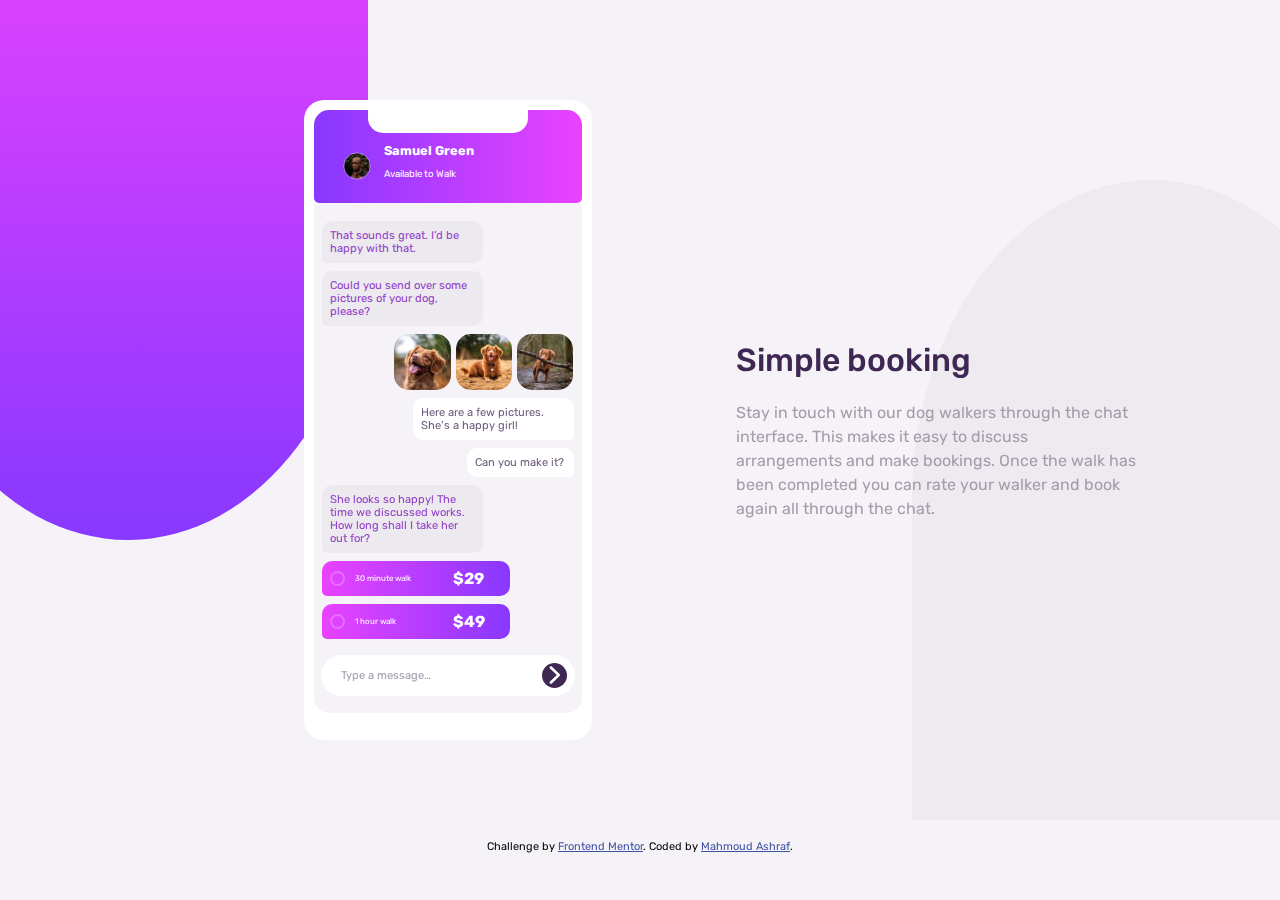
<file: chat-app-css-illustration-master/index.html>
<!DOCTYPE html>
<html lang="en">
<head>
  <meta charset="UTF-8">
  <meta name="viewport" content="width=device-width, initial-scale=1.0">

  <link rel="icon" type="image/png" sizes="32x32" href="./images/favicon-32x32.png">
  <link rel="stylesheet" href="style.css">
  <title>Frontend Mentor | [Challenge Name Here]</title>

  <style>
    .attribution { font-size: 11px; text-align: center; }
    .attribution a { color: hsl(228, 45%, 44%); }
  </style>
</head>
<body>

  <div class="background-1"></div>
  <div class="desktop">
    <div class="mobile">
      <div class="header">
        <div class="head"></div>


        <img src="images/avatar.jpg" alt="avatar">
        <div class="header-text">
          <h3>Samuel Green</h3>
          <p>Available to Walk</p>
        </div>

      </div>
      <div class="cover">
        <div class="text-1">That sounds great. I’d be happy with that.</div>
        <div class="text-1">Could you send over some pictures of your dog, please?</div>
        <div class="images">
          <img src="images/dog-image-1.jpg" alt="dog">
          <img src="images/dog-image-2.jpg" alt="dog">
          <img src="images/dog-image-3.jpg" alt="dog">
        </div>
        <div class="text-2">Here are a few pictures. She’s a happy girl!</div>
        <div class="text-2 min">Can you make it?</div>
        <div class="text-1">She looks so happy! The time we discussed works. How long shall I take her out for?</div>
        <div class="text-3"><div class="circle"></div>30 minute walk<span>$29</span></div>
        <div class="text-3"><div class="circle"></div>1 hour walk<span>$49</span></div>
        <div class="bottom">Type a message…<div class="btn"><img src="images/chevron-right-solid.svg" alt=""></div></div>  
      </div>
    </div>
    <div class="text">
      <h1>Simple booking</h1>
      <p>Stay in touch with our dog walkers through the chat interface. This makes it easy to discuss arrangements and make bookings. Once the walk has been completed you can rate your walker and book again all through the chat.</p>  
    </div>
  </div>
</div>
  <div class="background-2"></div>


  <div class="attribution">
    Challenge by <a href="https://www.frontendmentor.io?ref=challenge" target="_blank">Frontend Mentor</a>. 
    Coded by <a href="#">Mahmoud Ashraf</a>.
  </div>
</body>
</html>
</file>
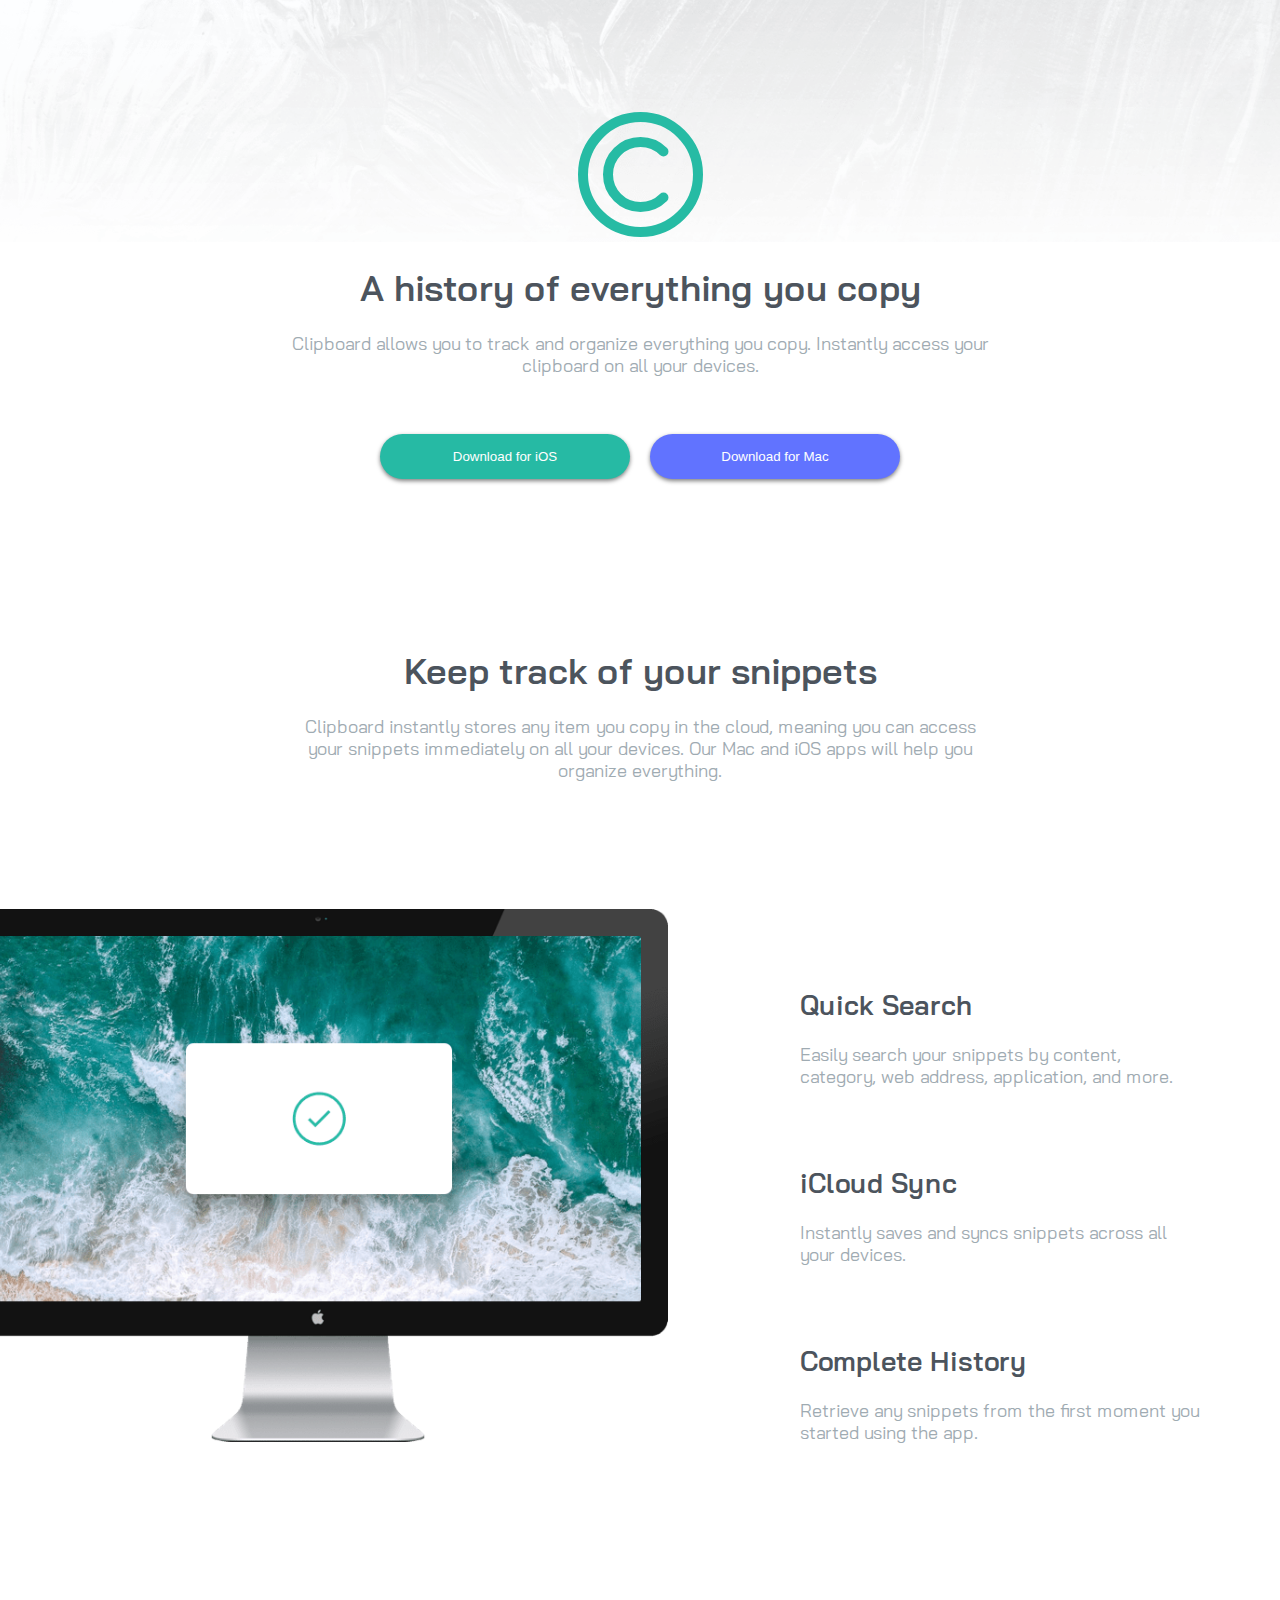
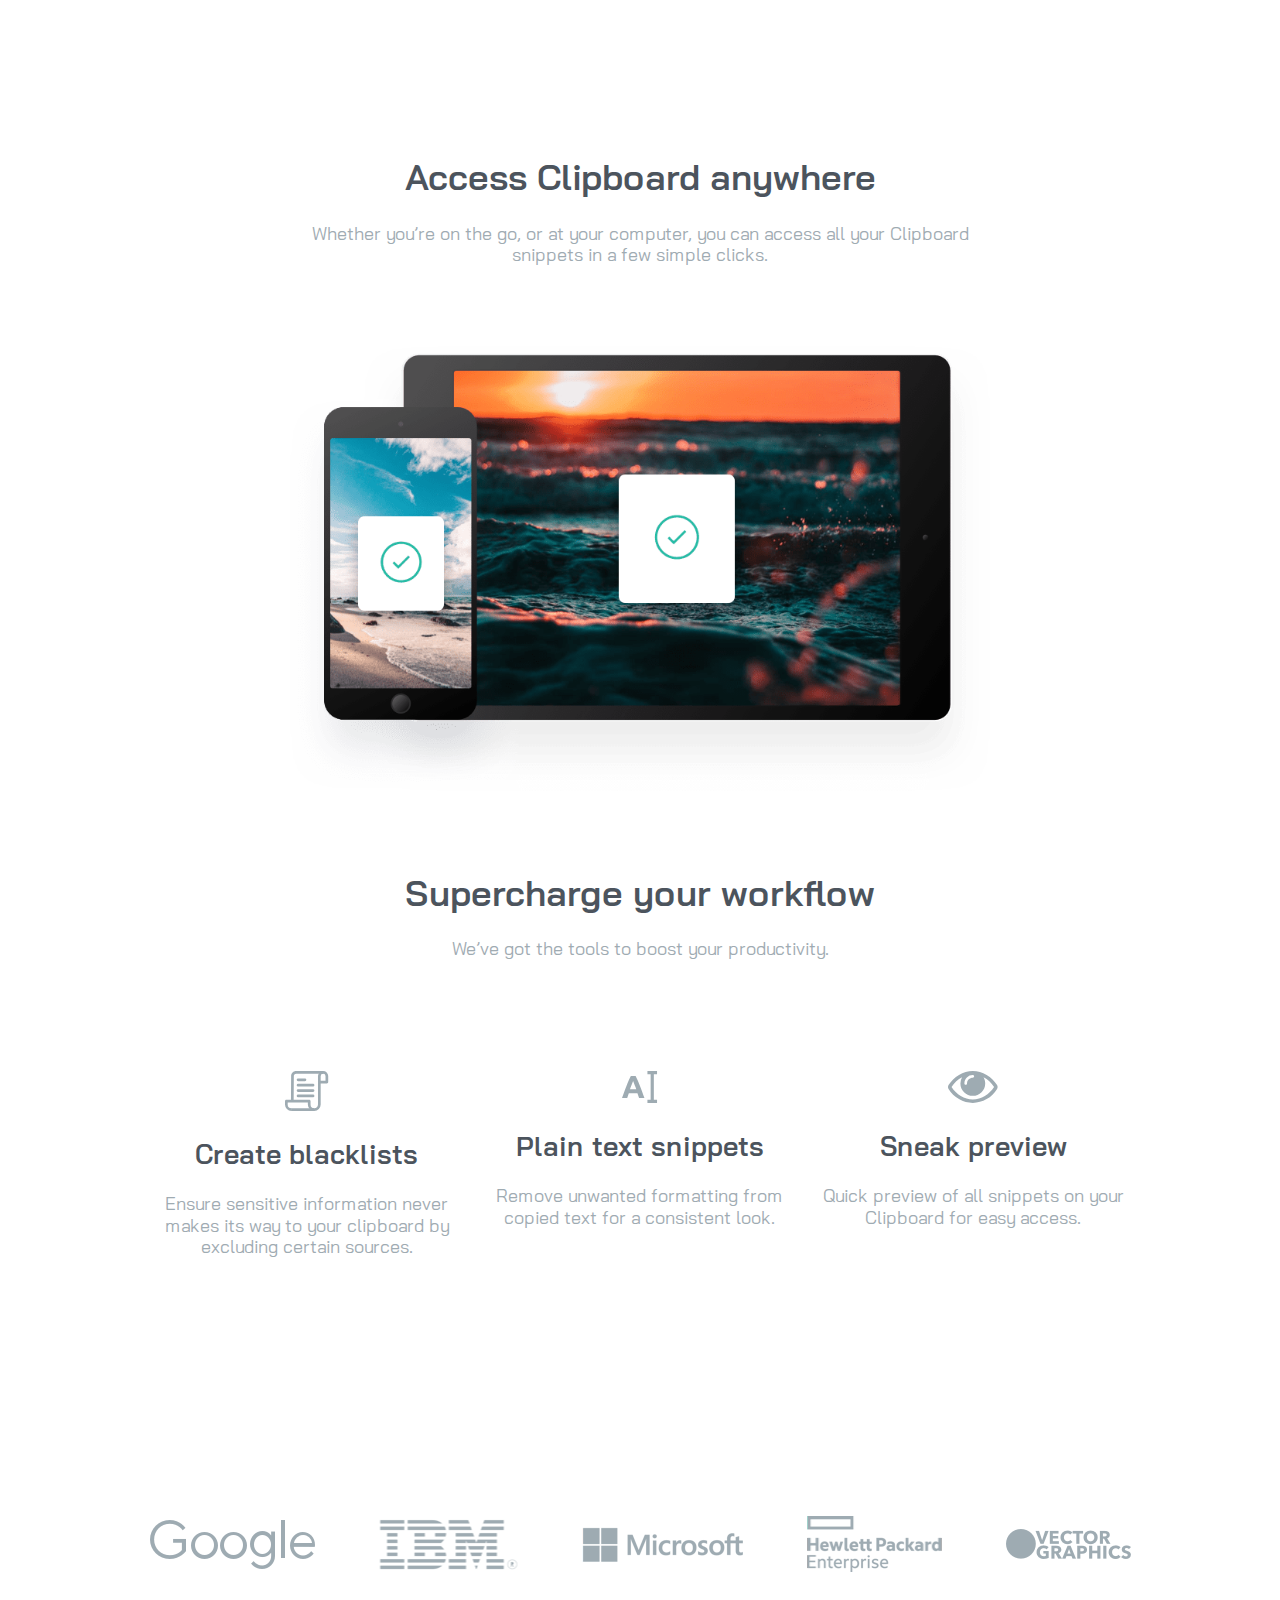
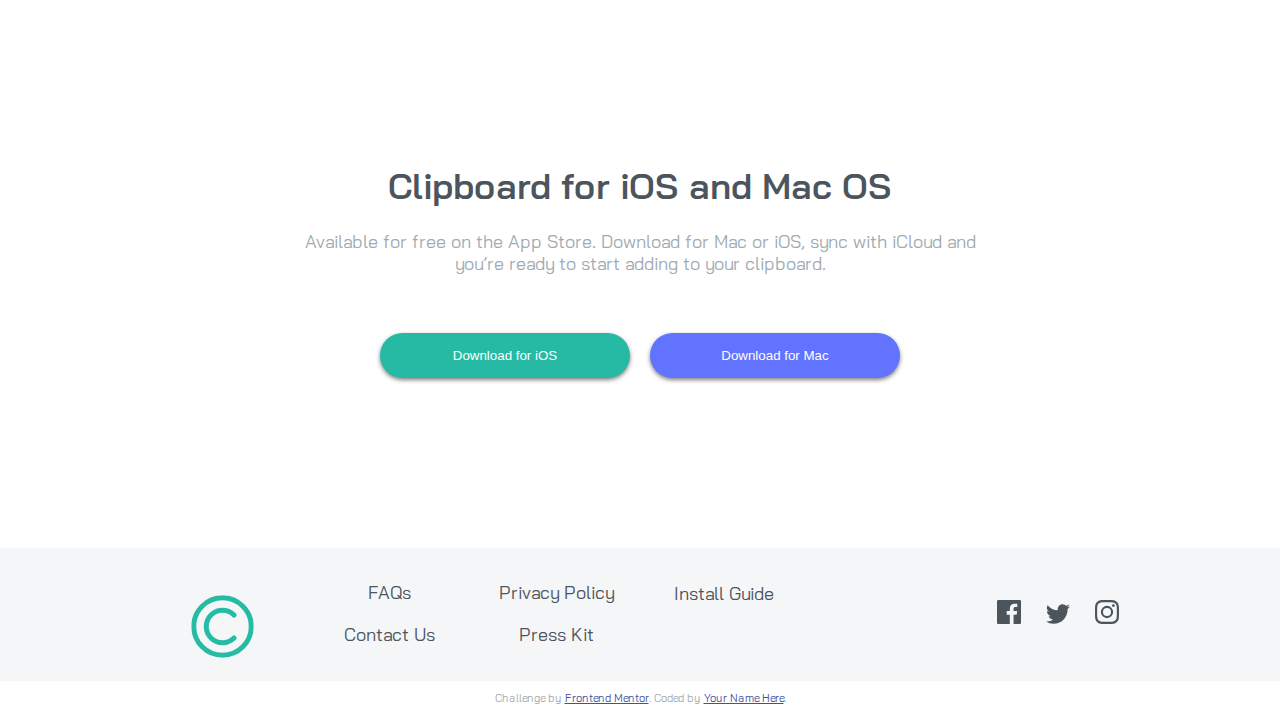
<file: clipboard-landing-page-master/index.html>
<!DOCTYPE html>
<html lang="en">
<head>
  <meta charset="UTF-8">
  <meta name="viewport" content="width=device-width, initial-scale=1.0"> 

  <link rel="icon" type="image/png" sizes="32x32" href="./images/favicon-32x32.png">
  <link rel="stylesheet" href="style.css">
  
  <title>Frontend Mentor | Clipboard landing page</title>


  <style>
    .attribution { font-size: 11px; text-align: center; }
    .attribution a { color: hsl(228, 45%, 44%); }
  </style>
</head>
<body>
  <div class="logo">
    <svg width="125" height="125" xmlns="http://www.w3.org/2000/svg"><g stroke="#26BBA4" stroke-width="10" fill="none" fill-rule="evenodd"><circle cx="62.5" cy="62.5" r="57.5"/><path d="M85.481 85.481c-12.692 12.692-33.27 12.692-45.962 0s-12.692-33.27 0-45.962 33.27-12.692 45.962 0" stroke-linecap="round"/></g></svg>
  </div>
  <div class="block">
    <h1>A history of everything you copy</h1>
    <p>Clipboard allows you to track and organize everything you copy. Instantly access your clipboard on all your devices.</p>
  </div>
  <div class="btn">
    <button class="ios">Download for iOS</button>
    <button class="mac">Download for Mac</button>
  </div>
  <div class="block">
    <h1>Keep track of your snippets</h1>
    <p>Clipboard instantly stores any item you copy in the cloud, meaning you can access your snippets immediately on all your devices. Our Mac and iOS apps will help you organize everything.</p>
  </div>
  <div class="desktop-block">
    <img src="images/image-computer.png" alt="image-computer">
    <div class="block">
      <div class="block">
        <h2>Quick Search</h2>
        <p>Easily search your snippets by content, category, web address, application, and more.</p>
      </div>
      <div class="block">
        <h2>iCloud Sync</h2>
        <p>Instantly saves and syncs snippets across all your devices.</p>
      </div>
      <div class="block block-end">
        <h2>Complete History</h2>
        <p>Retrieve any snippets from the first moment you started using the app.</p>
      </div>
    </div>
  </div>
  <div class="block">
    <h1>Access Clipboard anywhere</h1>
    <p>Whether you’re on the go, or at your computer, you can access all your Clipboard snippets in a few simple clicks.</p>
  </div>
  <img src="images/image-devices.png" alt="image-devices">
  <div class="block">
    <div class="block-2">
      <h1>Supercharge your workflow</h1>
      <p>We’ve got the tools to boost your productivity.</p>
    </div>
    <div class="desktop-block-2">
      <div class="block">
        <svg width="44" height="40" xmlns="http://www.w3.org/2000/svg"><g fill="#9EABB2" fill-rule="nonzero"><path d="M11.07 0C8.353 0 6.14 2.192 6.14 4.876l-.179 25.278 2.69.02.179-25.289c0-1.21 1.005-2.196 2.24-2.196h27.027V0H11.071z"/><path d="M38.097 0a5.115 5.115 0 00-5.11 5.11v28.37c0 2.052-1.668 3.72-3.72 3.72a3.725 3.725 0 01-3.72-3.72V30.21c0-.743-.601-1.345-1.344-1.345H1.345C.602 28.864 0 29.466 0 30.21v3.272a6.417 6.417 0 006.41 6.409V37.2a3.724 3.724 0 01-3.72-3.72v-1.927h20.168v1.928a6.417 6.417 0 006.41 6.409 6.417 6.417 0 006.409-6.41V12.46h6.185c.743 0 1.345-.602 1.345-1.345V5.11A5.115 5.115 0 0038.097 0zm2.42 9.77h-4.84V5.11a2.423 2.423 0 012.42-2.42 2.423 2.423 0 012.42 2.42v4.66z"/><path d="M6.14 37.201h22.813v2.689H6.14zM19.99 7.485h-6.947a1.345 1.345 0 100 2.69h6.947a1.345 1.345 0 100-2.69zM28.057 12.863H13.043a1.345 1.345 0 100 2.69h15.014a1.345 1.345 0 100-2.69zM28.057 18.242H13.043a1.345 1.345 0 100 2.69h15.014a1.344 1.344 0 100-2.69zM28.057 23.62H13.043a1.345 1.345 0 100 2.69h15.014a1.345 1.345 0 100-2.69z"/></g></svg>
        <h2>Create blacklists</h2>
        <p>Ensure sensitive information never makes its way to your clipboard by excluding certain sources.</p>
      </div>
      <div class="block">
        <svg width="36" height="32" xmlns="http://www.w3.org/2000/svg"><path d="M17.872 14.736a235.39 235.39 0 012.192 5.744c.746 2.027 1.536 4.24 2.368 6.64h-5.344a44.4 44.4 0 00-.784-2.368c-.288-.81-.57-1.632-.848-2.432h-8.64c-.278.8-.56 1.621-.848 2.432a44.4 44.4 0 00-.784 2.368H0a371.54 371.54 0 012.368-6.644 233.104 233.104 0 012.192-5.748 206.71 206.71 0 012.112-5.112c.693-1.61 1.413-3.136 2.16-4.736H13.6c.725 1.6 1.44 3.125 2.144 4.736.704 1.61 1.413 3.328 2.128 5.12zM7.968 18.32h6.303c-.34-.96-.671-1.878-.991-2.752a94.407 94.407 0 00-.912-2.4c-.288-.725-.539-1.365-.752-1.92-.214-.555-.384-.992-.512-1.313-.107.32-.267.758-.48 1.313a1241.872 1241.872 0 00-1.648 4.32c-.331.874-.667 1.792-1.008 2.752zM35.04 3.2h-3.2v25.6h3.2V32h-9.6v-3.2h3.2V3.2h-3.2V0h9.6v3.2z" fill="#9EABB2" fill-rule="nonzero"/></svg>
        <h2>Plain text snippets</h2>
        <p>Remove unwanted formatting from copied text for a consistent look.</p>
      </div>
      <div class="block">
        <svg width="50" height="32" xmlns="http://www.w3.org/2000/svg"><path d="M49.059 14.072c-2.585-4.227-6.06-7.623-10.424-10.188C34.27 1.318 29.66.035 24.806.035c-4.854 0-9.464 1.283-13.829 3.849C6.612 6.449 3.137 9.845.554 14.072c-.37.646-.554 1.283-.554 1.91 0 .628.185 1.265.554 1.91 2.583 4.227 6.058 7.624 10.423 10.189 4.365 2.565 8.975 3.847 13.83 3.847 4.853 0 9.463-1.277 13.828-3.833 4.365-2.557 7.84-5.957 10.424-10.202.369-.646.553-1.283.553-1.91 0-.628-.184-1.265-.553-1.911zM18.867 6.5c1.652-1.652 3.631-2.478 5.939-2.478.369 0 .683.13.941.388.258.258.388.572.388.941 0 .37-.13.683-.387.941a1.28 1.28 0 01-.942.388c-1.587 0-2.944.563-4.07 1.689-1.126 1.126-1.688 2.482-1.688 4.07 0 .369-.13.683-.388.941a1.28 1.28 0 01-.941.388c-.37 0-.683-.13-.942-.388a1.282 1.282 0 01-.388-.942c0-2.306.827-4.286 2.478-5.938zm17.969 18.522c-3.701 2.242-7.71 3.364-12.03 3.364-4.319 0-8.329-1.121-12.03-3.364-3.7-2.243-6.777-5.256-9.232-9.04 2.805-4.356 6.321-7.614 10.548-9.773a12.099 12.099 0 00-1.689 6.23c0 3.414 1.214 6.334 3.64 8.762 2.428 2.427 5.349 3.64 8.763 3.64 3.415 0 6.335-1.213 8.762-3.64 2.428-2.427 3.641-5.348 3.641-8.763 0-2.233-.563-4.31-1.689-6.229 4.227 2.16 7.743 5.418 10.548 9.773-2.454 3.784-5.532 6.797-9.232 9.04z" fill="#9EABB2" fill-rule="nonzero"/></svg>
        <h2>Sneak preview</h2>
        <p>Quick preview of all snippets on your Clipboard for easy access.</p>
      </div>
    </div>  
  </div>
  <div class="block images">
    <img src="images/logo-google.png" alt="logo-google">
    <img src="images/logo-ibm.png" alt="logo-ibm">
    <img src="images/logo-microsoft.png" alt="logo-microsoft">
    <img src="images/logo-hp.png" alt="logo-hp">
    <img src="images/logo-vector-graphics.png" alt="logo-vector-graphics">
  </div>
  <div class="block">
    <h1>Clipboard for iOS and Mac OS</h1>
    <p>Available for free on the App Store. Download for Mac or iOS, sync with iCloud and you’re ready to start adding to your clipboard.</p>
  </div>
  <div class="btn">
    <button class="ios">Download for iOS</button>
    <button class="mac">Download for Mac</button>
  </div>
  <div class="footer">
    <div class="col">
      <svg width="125" height="125" xmlns="http://www.w3.org/2000/svg"><g stroke="#26BBA4" stroke-width="10" fill="none" fill-rule="evenodd"><circle cx="62.5" cy="62.5" r="57.5"/><path d="M85.481 85.481c-12.692 12.692-33.27 12.692-45.962 0s-12.692-33.27 0-45.962 33.27-12.692 45.962 0" stroke-linecap="round"/></g></svg>
    </div>
    <div class="col">
      <a href="#">FAQs</a>
      <a href="#">Contact Us</a>
    </div>
    <div class="col">
      <a href="#">Privacy Policy</a>
      <a href="#">Press Kit</a>
    </div>
    <div class="col solo">
      <a href="#">Install Guide</a>
    </div>
    <div class="col"></div>
    <div class="col">
      <div class="media">
        <a href="#"><svg width="24" height="24" xmlns="http://www.w3.org/2000/svg"><path d="M22.675 0H1.325C.593 0 0 .593 0 1.325v21.351C0 23.407.593 24 1.325 24H12.82v-9.294H9.692v-3.622h3.128V8.413c0-3.1 1.893-4.788 4.659-4.788 1.325 0 2.463.099 2.795.143v3.24l-1.918.001c-1.504 0-1.795.715-1.795 1.763v2.313h3.587l-.467 3.622h-3.12V24h6.116c.73 0 1.323-.593 1.323-1.325V1.325C24 .593 23.407 0 22.675 0z" fill="#4C545C" fill-rule="nonzero"/></svg></a>
        <a href="#"><svg width="24" height="20" xmlns="http://www.w3.org/2000/svg"><path d="M24 2.557a9.83 9.83 0 01-2.828.775A4.932 4.932 0 0023.337.608a9.864 9.864 0 01-3.127 1.195A4.916 4.916 0 0016.616.248c-3.179 0-5.515 2.966-4.797 6.045A13.978 13.978 0 011.671 1.149a4.93 4.93 0 001.523 6.574 4.903 4.903 0 01-2.229-.616c-.054 2.281 1.581 4.415 3.949 4.89a4.935 4.935 0 01-2.224.084 4.928 4.928 0 004.6 3.419A9.9 9.9 0 010 17.54a13.94 13.94 0 007.548 2.212c9.142 0 14.307-7.721 13.995-14.646A10.025 10.025 0 0024 2.557z" fill="#4C545C" fill-rule="nonzero"/></svg></a>
        <a href="#"><svg width="24" height="24" xmlns="http://www.w3.org/2000/svg"><path d="M12 2.163c3.204 0 3.584.012 4.85.07 3.252.148 4.771 1.691 4.919 4.919.058 1.265.069 1.645.069 4.849 0 3.205-.012 3.584-.069 4.849-.149 3.225-1.664 4.771-4.919 4.919-1.266.058-1.644.07-4.85.07-3.204 0-3.584-.012-4.849-.07-3.26-.149-4.771-1.699-4.919-4.92-.058-1.265-.07-1.644-.07-4.849 0-3.204.013-3.583.07-4.849.149-3.227 1.664-4.771 4.919-4.919 1.266-.057 1.645-.069 4.849-.069zM12 0C8.741 0 8.333.014 7.053.072 2.695.272.273 2.69.073 7.052.014 8.333 0 8.741 0 12c0 3.259.014 3.668.072 4.948.2 4.358 2.618 6.78 6.98 6.98C8.333 23.986 8.741 24 12 24c3.259 0 3.668-.014 4.948-.072 4.354-.2 6.782-2.618 6.979-6.98.059-1.28.073-1.689.073-4.948 0-3.259-.014-3.667-.072-4.947-.196-4.354-2.617-6.78-6.979-6.98C15.668.014 15.259 0 12 0zm0 5.838a6.162 6.162 0 100 12.324 6.162 6.162 0 000-12.324zM12 16a4 4 0 110-8 4 4 0 010 8zm6.406-11.845a1.44 1.44 0 100 2.881 1.44 1.44 0 000-2.881z" fill="#4C545C" fill-rule="nonzero"/></svg></a>
      </div>
    </div>
  </div>


  <footer>
    <p class="attribution">
      Challenge by <a href="https://www.frontendmentor.io?ref=challenge" target="_blank">Frontend Mentor</a>. 
      Coded by <a href="#">Your Name Here</a>.
    </p>
  </footer>

</body>
</html>
</file>
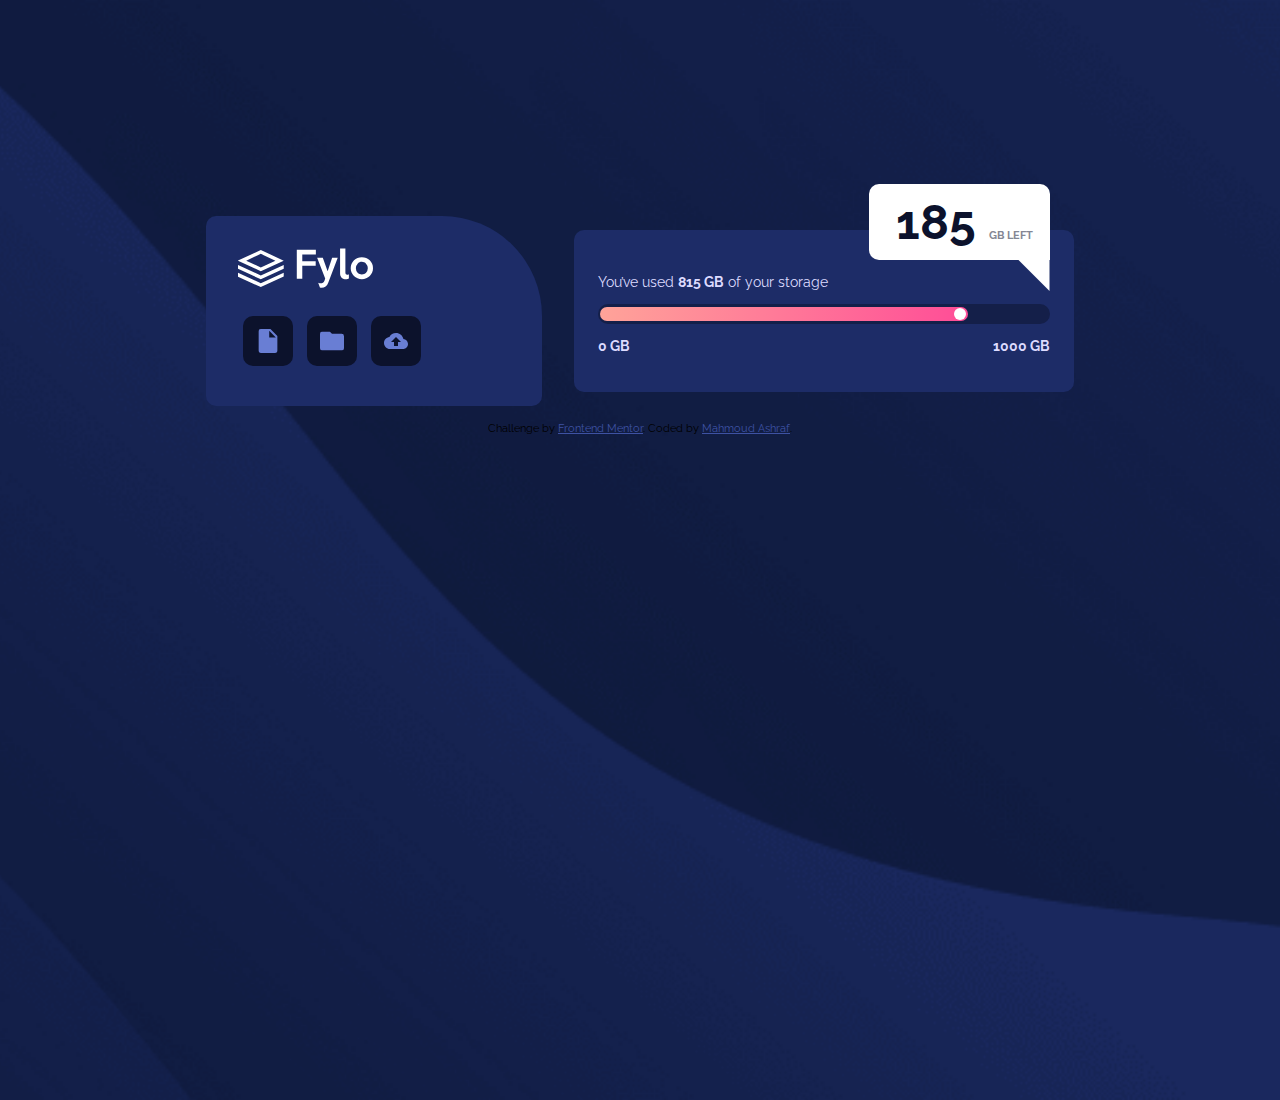
<file: fylo-data-storage-component-master/index.html>
<!DOCTYPE html>
<html lang="en">
<head>
  <meta charset="UTF-8">
  <meta name="viewport" content="width=device-width, initial-scale=1.0"> 

  <link rel="icon" type="image/png" sizes="32x32" href="./images/favicon-32x32.png">
  <link rel="stylesheet" href="style.css">
  <title>Frontend Mentor | Fylo data storage component</title>


  <style>
    .attribution { font-size: 11px; text-align: center; }
    .attribution a { color: hsl(228, 45%, 44%); }
  </style>
</head>
<body>
  <div class="main">
    <section class="first">
      <svg xmlns="http://www.w3.org/2000/svg" width="135" height="40"><path fill="#FFF" fill-rule="evenodd" d="M0 12.593v.1L22.823 23.28l22.903-10.624v-.027L22.823 2.006 0 12.593zm8.228.05l14.595-6.77 14.597 6.77-14.597 6.77-14.595-6.77zm14.595 14.75L0 16.962v3.857l22.823 10.453 22.903-10.488v-3.858L22.823 27.392zm0 7.822L0 24.785v3.858l22.823 10.454 22.903-10.49V24.75L22.823 35.215zM129.796 20.17a6.604 6.604 0 00-1.752-4.533 5.888 5.888 0 00-1.897-1.36 5.554 5.554 0 00-2.313-.49c-.819 0-1.59.164-2.313.49a5.886 5.886 0 00-1.897 1.36 6.605 6.605 0 00-1.753 4.533 6.604 6.604 0 001.753 4.533 5.886 5.886 0 001.897 1.36c.723.326 1.494.49 2.313.49.82 0 1.59-.164 2.313-.49a5.888 5.888 0 001.897-1.36 6.603 6.603 0 001.753-4.533zm5.204 0c0 1.571-.29 3.028-.867 4.37a10.654 10.654 0 01-2.385 3.48 11.348 11.348 0 01-3.56 2.322 11.19 11.19 0 01-4.354.852c-1.542 0-2.987-.284-4.336-.852a11.241 11.241 0 01-3.541-2.34 10.86 10.86 0 01-2.385-3.499c-.578-1.341-.868-2.786-.868-4.333 0-1.523.296-2.956.886-4.297a11.322 11.322 0 012.403-3.518 11.087 11.087 0 013.541-2.357 10.966 10.966 0 014.3-.852c1.542 0 2.993.284 4.354.852a11.347 11.347 0 013.56 2.321 10.605 10.605 0 012.385 3.5c.578 1.353.867 2.804.867 4.35zM110.898 30.54c-.41.193-.874.35-1.392.471a7.05 7.05 0 01-1.608.182c-.77 0-1.511-.103-2.222-.308a4.864 4.864 0 01-1.86-.998c-.53-.459-.952-1.057-1.266-1.795-.313-.737-.47-1.625-.47-2.665V.552h5.313v23.97c0 .87.174 1.468.523 1.794.35.327.765.49 1.247.49.602 0 1.18-.181 1.735-.544v4.28zM99.732 9.654l-9.395 24.912c-.699 1.862-1.614 3.203-2.747 4.025-1.132.822-2.481 1.233-4.047 1.233a6.426 6.426 0 01-1.626-.217l-1.734-4.86c.409.194.83.345 1.264.454.434.109.843.163 1.229.163.819 0 1.566-.187 2.24-.562.675-.375 1.193-1.07 1.554-2.085l.723-2.103-8.058-20.96h5.673l4.806 13.49 4.517-13.49h5.6zM77.87 6.499H64.283v6.745h13.406v4.569H64.283V30.65H58.79V1.676h19.08v4.823z"/></svg>
      <div class="icons">
        <svg xmlns="http://www.w3.org/2000/svg" width="50" height="50" class="one"><path fill="#697ED4" d="M12.028 0H2.436A2.387 2.387 0 00.049 2.398L.037 21.583a2.387 2.387 0 002.387 2.398h14.4a2.397 2.397 0 002.398-2.398V7.194L12.028 0zM10.83 8.393V1.8l6.595 6.594h-6.595z"/></svg>
        <svg xmlns="http://www.w3.org/2000/svg" width="50" height="50" class="two"><path fill="#697ED4" d="M21.6 2.4H12L9.6 0H2.4A2.39 2.39 0 00.012 2.4L0 16.8a2.4 2.4 0 002.4 2.4h19.2a2.4 2.4 0 002.4-2.4v-12a2.4 2.4 0 00-2.4-2.4z"/></svg>
        <svg xmlns="http://www.w3.org/2000/svg" width="50" height="50" class="three"><path fill="#697ED4" d="M19.4 6c-.7-3.4-3.7-6-7.4-6-2.9 0-5.4 1.6-6.6 4C2.3 4.4 0 6.9 0 10c0 3.3 2.7 6 6 6h13c2.8 0 5-2.2 5-5 0-2.6-2.1-4.8-4.6-5zM14 9v4h-4V9H7l5-5 5 5h-3z"/></svg>  
      </div>
    </section>
    <section class="second">
      <div class="block desktop"><span>185</span> GB LEFT</div>
      <p>You’ve used <span>815 GB</span> of your storage</p>
      <div class="polygon desktop"></div>
      <div>
        <div class="container">
          <div class="bar">
            <div class="circle"></div>
          </div>
        </div>
        <div class="row">
          <p><span>0 GB</span></p>
          <p><span>1000 GB</span></p>
        </div>
      </div>

      
    </section>
    
    <div class="block mobile"><span>185</span> GB LEFT</div>
  </div>
  <div class="attribution">
    Challenge by <a href="https://www.frontendmentor.io?ref=challenge" target="_blank">Frontend Mentor</a>. 
    Coded by <a href="#">Mahmoud Ashraf</a>.
  </div>
</body>
</html>
</file>
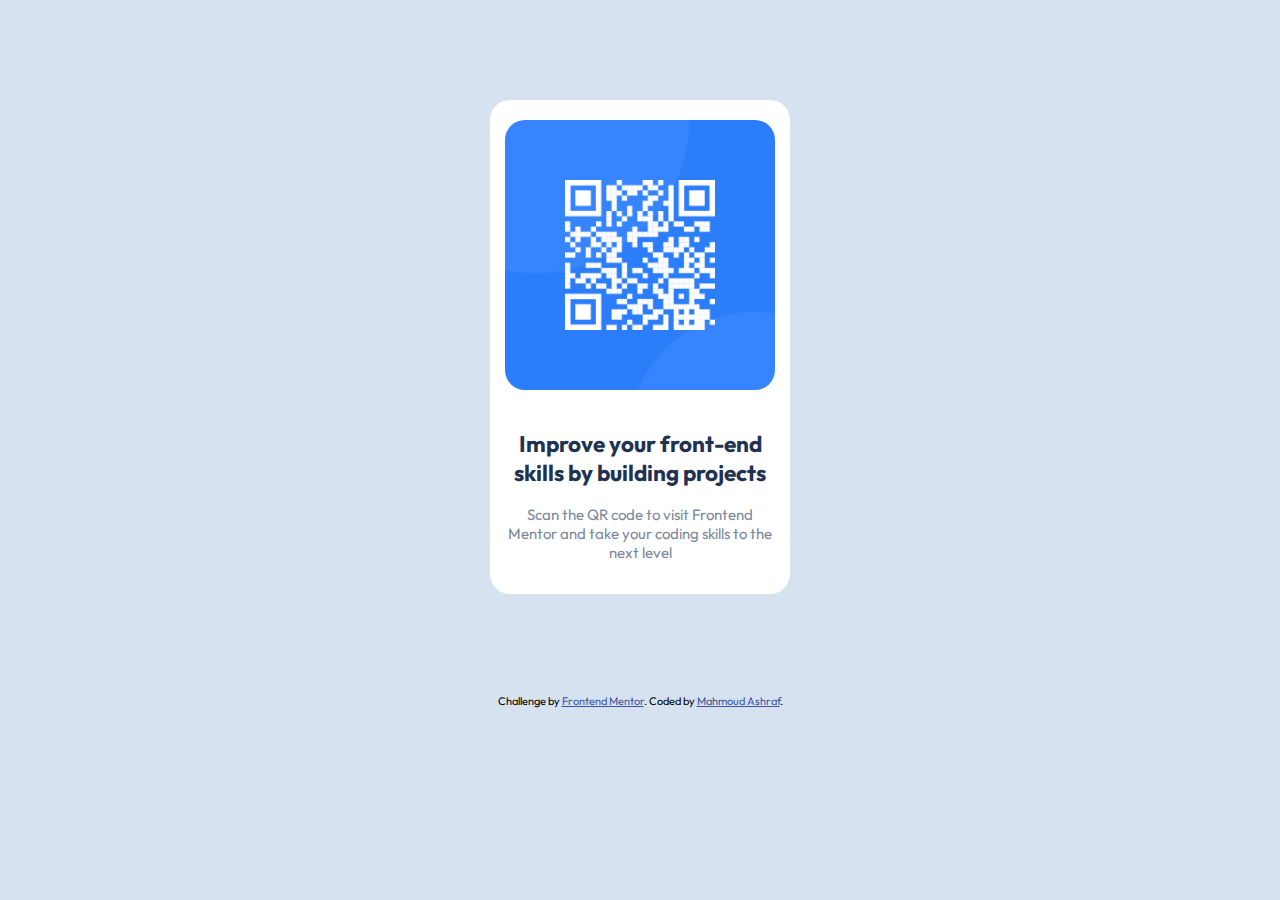
<file: qr-code-component-main/index.html>
<!DOCTYPE html>
<html lang="en">
<head>
  <meta charset="UTF-8">
  <meta name="viewport" content="width=device-width, initial-scale=1.0"> 

  <link rel="icon" type="image/png" sizes="32x32" href="./images/favicon-32x32.png">
  <link rel="stylesheet" href="style.css">
  
  <title>Frontend Mentor | QR code component</title>

  <style>
    .attribution { font-size: 11px; text-align: center; }
    .attribution a { color: hsl(228, 45%, 44%); }
  </style>
</head>
<body>

  <div class="container">
    <img src="images/image-qr-code.png" alt="qr code">
    <h2>Improve your front-end skills by building projects</h2>
    <p>Scan the QR code to visit Frontend Mentor and take your coding skills to the next level</p>
  </div>
  
  <div class="attribution">
    Challenge by <a href="https://www.frontendmentor.io?ref=challenge" target="_blank">Frontend Mentor</a>. 
    Coded by <a href="#">Mahmoud Ashraf</a>.
  </div>
</body>
</html>
</file>
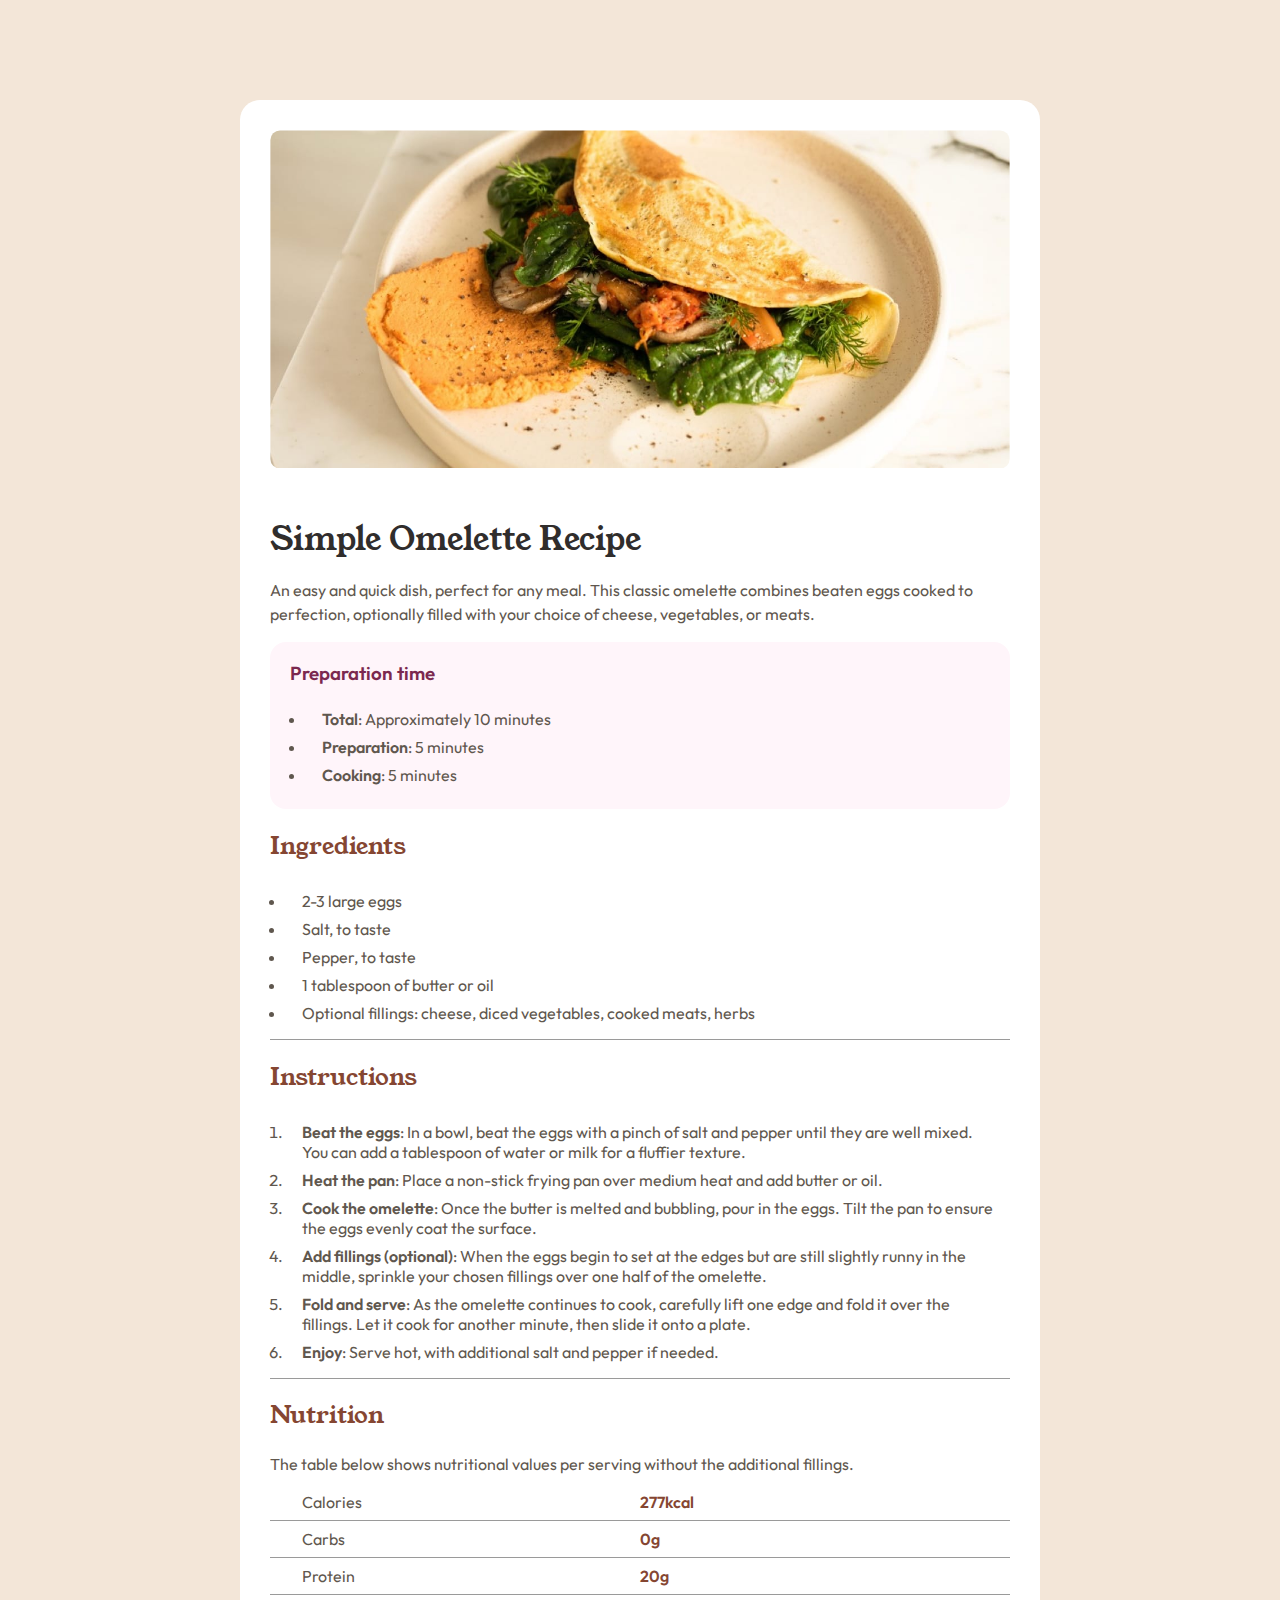
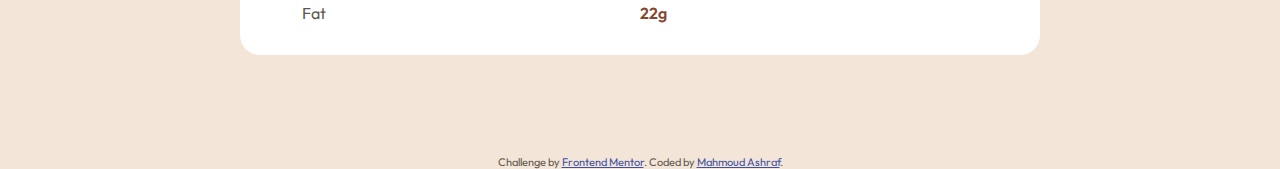
<file: recipe-page-main/index.html>
<!DOCTYPE html>
<html lang="en">
<head>
  <meta charset="UTF-8">
  <meta name="viewport" content="width=device-width, initial-scale=1.0">

  <link rel="icon" type="image/png" sizes="32x32" href="./assets/images/favicon-32x32.png">
  <link rel="stylesheet" href="style.css">
  <title>Frontend Mentor | Recipe page</title>

  
  <style>
    .attribution { font-size: 11px; text-align: center; }
    .attribution a { color: hsl(228, 45%, 44%); }
  </style>
</head>
<body>
  <div class="main">
    <img src="assets/images/image-omelette.jpeg" alt="omelette">
    <section class="head">
      <h1>Simple Omelette Recipe</h1>
      <p>An easy and quick dish, perfect for any meal. This classic omelette combines beaten eggs cooked to perfection, optionally filled with your choice of cheese, vegetables, or meats.</p>
    </section>
    <section class="time">
      <h3>Preparation time</h3>
      <ul>
        <li><span>Total</span>: Approximately 10 minutes</li>
        <li><span>Preparation</span>: 5 minutes</li>
        <li><span>Cooking</span>: 5 minutes</li>
      </ul>
    </section>
    <section class="ingredients">
      <h2>Ingredients</h2>
      <ul>
        <li>2-3 large eggs</li>
        <li>Salt, to taste</li>
        <li>Pepper, to taste</li>
        <li>1 tablespoon of butter or oil</li>
        <li> Optional fillings: cheese, diced vegetables, cooked meats, herbs</li>
      </ul>
    </section>
    <hr>
    <section class="instructions">
      <h2>Instructions</h2>
      <ol>
        <li><span>Beat the eggs</span>: In a bowl, beat the eggs with a pinch of salt and pepper until they are well mixed. You can add a tablespoon of water or milk for a fluffier texture.</li>
        <li><span>Heat the pan</span>: Place a non-stick frying pan over medium heat and add butter or oil.</li>
        <li><span>Cook the omelette</span>: Once the butter is melted and bubbling, pour in the eggs. Tilt the pan to ensure the eggs evenly coat the surface.</li>
        <li><span>Add fillings (optional)</span>: When the eggs begin to set at the edges but are still slightly runny in the middle, sprinkle your chosen fillings over one half of the omelette.</li>
        <li><span>Fold and serve</span>: As the omelette continues to cook, carefully lift one edge and fold it over the fillings. Let it cook for another minute, then slide it onto a plate.</li>
        <li><span>Enjoy</span>: Serve hot, with additional salt and pepper if needed.</li>
      </ol>
    </section>
    <hr>
    <section class="nutrition">
      <h2>Nutrition</h2>
      <p>The table below shows nutritional values per serving without the additional fillings.</p>
      <div class="row">
        <div class="left">Calories</div>
        <div class="center">277kcal</div>
      </div>
      <hr>
      <div class="row">
        <div class="left">Carbs</div>
        <div class="center">0g</div>
      </div>
      <hr>
      <div class="row">
        <div class="left">Protein</div>
        <div class="center">20g</div>
      </div>
      <hr>
      <div class="row">
        <div class="left">Fat</div>
        <div class="center">22g</div>
      </div>    
    </section>
  </div>
  
  <div class="attribution">
    Challenge by <a href="https://www.frontendmentor.io?ref=challenge" target="_blank">Frontend Mentor</a>. 
    Coded by <a href="#">Mahmoud Ashraf</a>.
  </div>
</body>
</html>
</file>
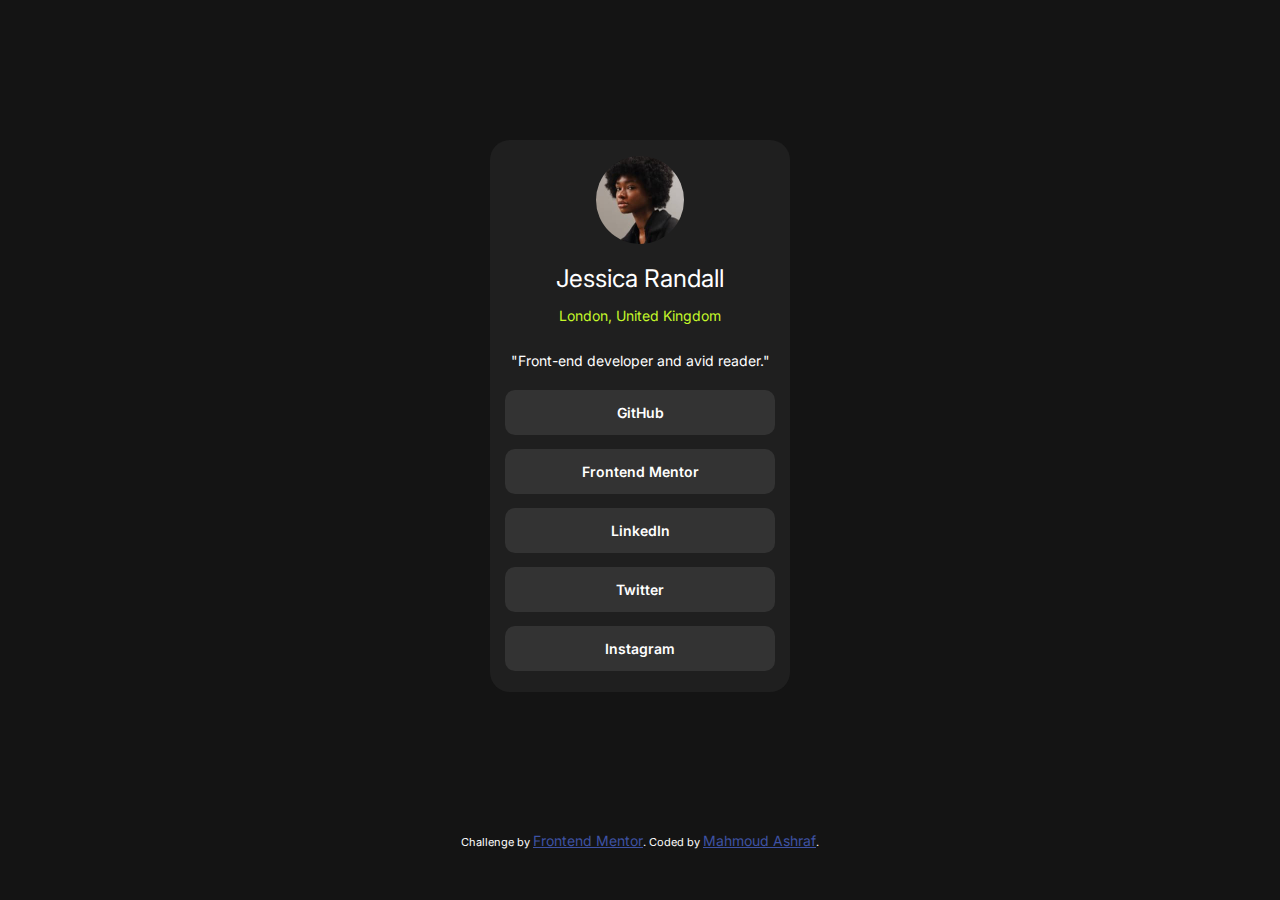
<file: social-links-profile-main/index.html>
<!DOCTYPE html>
<html lang="en">
<head>
  <meta charset="UTF-8">
  <meta name="viewport" content="width=device-width, initial-scale=1.0"> 

  <link rel="icon" type="image/png" sizes="32x32" href="./assets/images/favicon-32x32.png">
  <link rel="stylesheet" href="style.css">
  
  <title>Frontend Mentor | Social links profile</title>

  <style>
    .attribution { font-size: 11px; text-align: center; }
    .attribution a { color: hsl(228, 45%, 44%); }
  </style>
</head>
<body>
  <main>
    <section class="head">
      <img src="assets/images/avatar-jessica.jpeg" alt="image">
      <h1>Jessica Randall</h1>
      <p class="location">London, United Kingdom</p>
      <p>"Front-end developer and avid reader."</p>
    </section>
    <section class="btn">
      <button>GitHub</button>
      <button>Frontend Mentor</button>
      <button>LinkedIn</button>
      <button>Twitter</button>
      <button>Instagram</button>
    </section>
  </main>

  
  <div class="attribution">
    Challenge by <a href="https://www.frontendmentor.io?ref=challenge" target="_blank">Frontend Mentor</a>. 
    Coded by <a href="#">Mahmoud Ashraf</a>.
  </div>
</body>
</html>
</file>
<file: chat-app-css-illustration-master/style.css>
@import url('https://fonts.googleapis.com/css2?family=Rubik:ital,wght@0,300..900;1,300..900&display=swap');

html{
    box-sizing: border-box;
    font-size: 100%;
}

*,*::after,*::before{
 box-sizing: inherit;
}

body{
    font-family: "Rubik", sans-serif;
    font-size: 16px;
    margin: 0;
    padding: 0;
    background-color: hsl(270, 20%, 96%);
}

.background-1{
    height: 40rem;
    width: 30rem;
    background: linear-gradient(to bottom ,hsl(293, 100%, 63%),hsl(264, 100%, 61%));
    border-radius: 0 0 50% 50%;
    left: -15rem;
    position: fixed;
    z-index: -1;
    margin-top: -100px;
}

.background-2{
    position: fixed;
    right: -7rem;
    top: 80px;
    background: hsl(270, 20%, 96%);
    z-index: -1;
    height: 40rem;
    width: 30rem;
    border-radius: 50% 50% 0 0;
    margin-top: 100px;
    display: none;
}

.mobile{
    height: 40rem;
    width: 18rem;
    background-color: hsl(0, 0%, 100%);
    padding: 10px;
    border-radius: 20px;
    margin-top: 100px;
    margin-inline: auto;
}
.cover{
    background-color: hsl(270, 20%, 96%);
    padding-top: 10px;
    padding-bottom: 1px;
    border-radius: 0 0 15px 15px;
}

.header{
    background: linear-gradient(to left ,hsl(293, 100%, 63%),hsl(264, 100%, 61%));
    height: 15%;
    width: 100%;
    border-radius: 15px 15px 5px 5px;
}

.head{
    background-color: hsl(0, 0%, 100%);
    height: 25%;
    width: 60%;
    margin-inline: auto;
    border-radius: 0 0 15px 15px;
}

.header img{
    border-radius: 50%;
    transform: scale(0.1);
    border: 5px solid white;
    margin-top: -100px;
    margin-left: -90px;
}
.header h3 , .header p{
    margin-left: 70px;
    margin-bottom: 0;
    color: white;
}
.header h3{
    margin-top: -160px;
    font-size: 0.8rem;
}
.header p{
    font-size: 0.6rem;
}
.text-1{
    color: hsl(276, 55%, 52%);
    background-color: rgba(198, 202, 205, 0.2);
    font-size: 0.7rem;
    margin: 0.5rem;
    padding: 0.5rem;
    width: 60%;
    border-radius: 10px 10px 10px 5px;
}

.text-2{
    color: hsl(271, 15%, 43%);
    background-color: hsl(0, 0%, 100%);
    font-size: 0.7rem;
    margin: 0.5rem;
    padding: 0.5rem;
    width: 60%;
    border-radius: 10px 10px 5px 10px;
    margin-left: calc(40% - 0.5rem);
}

.min{
    width: 40%;
    margin-left: calc(60% - 0.5rem);
}

.images{
    display: flex;
    width: 70%;
    margin-left: 30%;
}

.images img{
    border-radius: 15px;
    margin-right: 5px;
    width: 30%;
}

.text-3{
    background: linear-gradient(to right ,hsl(293, 100%, 63%),hsl(264, 100%, 61%));
    border-radius: 10px 10px 10px 5px;
    width: 70%;
    color: hsl(0, 0%, 100%);
    font-size: 0.5rem;
    margin: 0.5rem;
    padding: 0.5rem;
    display: flex;
    align-items: center;
    justify-content: start;
    display: grid;
    grid-template-columns: 0.5fr 2fr 1fr;
}
.circle{
    display: block;
    width: 15px;
    height: 15px;
    border-radius: 10px;
    border: solid 2px hsl(289, 100%, 72%);
}

.text-3 span {
    align-self: flex-end;
    font-weight: 700;
    font-size: 1rem;
}

.bottom{
    color: hsl(270, 7%, 64%);
    background-color:hsl(0, 0%, 100%) ;
    font-size: 0.7rem;
    width: 95%;
    border-radius: 50px;
    padding: 0.5rem;
    margin: 1rem auto;
    display: flex;
    justify-content: space-between;
    align-items: center;
    padding-left: 20px;
}

.btn{
    width: 25px;
    height: 25px;
    border-radius: 25px;
    background-color: hsl(271, 36%, 24%);
}
.btn img{
    height: 20px;
    margin-left: 5px;
    margin-top: 2px;
}

.text{
    text-align: center;
    width: calc(100% - 60px);
    margin: 100px auto;
}
.text h1{
    color: hsl(271, 36%, 24%);
    font-size: 2rem;
    font-weight: 500;
}
.text p{
    color: hsl(270, 7%, 64%);
    line-height: 1.5;
}

@media (min-width:1000px) {
    .background-1{
        left: -7rem;
    }
    
    .background-2{
        background: hsl(270, 15%, 93%);
        display: block;
    }
    .mobile{
        margin-left: 19rem;
        margin-right: 0;
        margin-bottom: 100px;
    }
    .desktop{
        display: flex;
    }
    .text{
        width: 400px;
        text-align: left;
        margin-top: 20rem;
    }
}
</file>
<file: clipboard-landing-page-master/style.css>
@import url('https://fonts.googleapis.com/css2?family=Bai+Jamjuree:ital,wght@0,200;0,300;0,400;0,500;0,600;0,700;1,200;1,300;1,400;1,500;1,600;1,700&family=Inter:wght@100..900&family=Outfit:wght@100..900&display=swap');

html{
    box-sizing: border-box;
    font-size: 100%;
}

*,*::after,*::before{
 box-sizing: inherit;
}

body{
    font-family: "Bai Jamjuree", sans-serif;
    font-size: 18px;
    font-weight: 400;
    line-height: 1.2;
    margin: 0;
    padding: 0;
}

.logo{
    background-image: url(images/bg-header-mobile.png);
    background-size: cover;
    background-position: center;
    text-align: center;
    padding-top: 5rem;
}

.block , .block-end{
   text-align: center;
   margin-inline: auto;
   margin-bottom: 3rem;
   width: min(100% - 2rem,700px);
}

.block-end{
    margin-bottom: 15rem;
}

.block-2{
    margin-bottom: 5rem;
}

h1 , h2{
    color: hsl(210, 10%, 33%);
    font-weight: 600;

}

p{
    color: hsl(201, 11%, 66%);
}

svg{
    margin-top:  2rem;
}

.btn{
    display: flex;
    flex-direction: column;
    margin-inline: 1rem;
    margin-bottom: 10rem;
}

.btn button {
    margin: 10px;
    border-radius: 30px;
    padding: 15px;
    color: white;
    border: none;
    box-shadow: 0 2px 4px rgba(0, 0, 0, 0.5);
    cursor: pointer;
}

.ios{
    background-color: hsl(171, 66%, 44%);
}

.mac{
    background-color: hsl(233, 100%, 69%);

}

.ios:hover{
    background-color: rgba(38, 186, 164, 0.8);

}

.mac:hover{
    background-color: rgba(97, 115, 255, 0.8);
}

img{
    width: min(90% , 700px) ;
    display: block;
    margin: 5rem auto;
    
}

.images{
    display: flex;
    flex-direction: column;
    justify-content: center;
    align-items: center;
    margin: 10rem auto;
}

.images img{
    margin: 2rem;
    width: 40%;
}

.footer{
    background-color: rgba(159, 171, 178, 0.1);
    display: flex;
    flex-direction: column;
    align-items: center;
}

.footer .col{
    display: flex;
    flex-direction: column;
    align-items: center;
    max-width: 167px;
}

.footer a {
    color: hsl(210, 10%, 33%);
    font-weight: 400;
    margin: 1rem;
    text-decoration: none;
}
.footer svg {
    transform: scale(0.5);
    margin-top: 1rem;
    margin-bottom: -0.5rem;
}

.footer .media  svg {
    margin: 1rem 0;
    transform: scale(1);
}

a:hover{
    color: hsl(171, 66%, 44%) ;
}

svg:hover ,svg:focus{
    fill: hsl(171, 66%, 44%) ;
}


@media (min-width : 768px) {
    .logo{
        background-image: url(images/bg-header-desktop.png);
    }

    .btn{
        display: flex;
        justify-content: center;
        flex-direction: row;
    }
    
    .btn button {
        min-width: 250px;
    }

    .desktop-block{
        display: flex;
        justify-content: center;
        position: relative;
        overflow: hidden;
        max-width: 1200px;
    }
    .desktop-block img{
        position: absolute;
        left: -2rem; 
        float: left ;
    }
    .desktop-block .block{
        text-align: left;
        margin-top: 5rem;
        margin-left:400px;
        width: fit-content;
    }

    .desktop-block-2{
        display: flex;
        justify-content: center;
        margin-left: -150px;
        width: 1000px;
    }

    .images{
        flex-direction: row;
        width: 1000px;
    }
    .images img{
        margin: 2rem;
        width: 100%;
    }
    .footer{
        flex-direction: row;
        justify-content: center;
        align-items: center;
    }
    .footer .col{
        flex: 1;
    }

    .footer .solo{
        margin-top: -40px;
    }
    .col a{
        margin: 10px;
    }
}
</file>
<file: fylo-data-storage-component-master/style.css>
@import url('https://fonts.googleapis.com/css2?family=Raleway:ital,wght@0,100..900;1,100..900&display=swap');

html{
    box-sizing: border-box;
    font-size: 100%;
}

*,*::after,*::before{
 box-sizing: inherit;
}

body{
    font-family: "Raleway", sans-serif;
    font-size: 14px;
    margin: 0;
    padding: 0;
    background-image: url(images/bg-mobile.png);
    background-position: center;
    background-size: cover;
    background-repeat: no-repeat;
    height: 100vh;
}

.main{
    width: min(100%, 900px);
    margin-inline: auto;
    margin-top: 100px;
}

.first{
    display: grid;
    grid-template-rows: 1fr 1fr;
    border-radius: 10px 100px 10px 10px;
    background-color: hsl(228, 56%, 26%);
    padding: 2rem;
    margin: 1rem;
}

.icons svg {
    margin: 5px;
    border-radius: 10px;
    background-color: hsl(229, 57%, 11%);
    align-self: center;
}

.one{
    padding: 13px 15.4px;
}
.two{
    padding: 15.4px 13px;
}
.three{
    padding: 17px 13px;
}

.second{
    border-radius: 10px;
    background-color: hsl(228, 56%, 26%);
    padding: 1.5rem; 
    text-align: center;
    margin: 1rem;
}

.second p{
    color: hsl(243, 100%, 93%);
    
}

.container{
    background-color:  rgba(12, 18, 44 , 0.5);
    border-radius: 10px;
    height: 20px;
    display: flex;
}

.bar{
    height: 14px;
    background: linear-gradient(to right ,hsl(6, 100%, 80%),hsl(335, 100%, 65%));
    border-radius: 10px;
    width: 81.5%;
    align-self: center;
    display: flex;
    margin-left: 2px;
}

.circle{
    background-color: white;
    height: 12px;
    width: 12px;
    border-radius: 10px;
    margin-left: calc(100% - 14px);
    align-self: center;
}

span{
    font-weight: 700;
}

.row{
    display: flex;
    justify-content: space-between;
}

.block {
    color: hsl(229, 7%, 55%);
    font-size: 0.7rem;
    font-weight: 700;
    background-color: white;
    border-radius: 10px;
    padding: 10px;
    width: 50%;
    margin-inline: auto;
    text-align: center;
    margin-top: -55px;
}

.block span {
    color: hsl(229, 57%, 11%);
    font-size: 3rem;
    padding: 10px;
}

.desktop{
    display: none;
}

@media (min-width : 900px) {
    body{
        background-image: url(images/bg-desktop.png);
        width: 100vw;
    }

    .main{
        display: flex;
        justify-content: center;
        align-items: center;
        margin-top: 200px;
    }
    .first{
        width: 40%;
    }
    .second{
        width: 60%;
        text-align: left;
    }

    .mobile{
        display: none;
    }
    
    .desktop{
        display: block;
        width: 40%;
        margin: 0 60%;
        margin-top: -70px;
        border-radius: 10px 10px 0 10px;
    }
    
    .polygon{
        background-color: white;
        border-radius:0;
        width: 2rem;
        height: 2rem;
        clip-path: polygon(0 0, 100% 0, 100% 100%);
        float: right;
        margin-right: 0.5px;
        margin-top: -45px;
    }
    
}
</file>
<file: qr-code-component-main/style.css>
@import url('https://fonts.googleapis.com/css2?family=Inter:wght@100..900&family=Outfit:wght@100..900&display=swap');


html{
    box-sizing: border-box;
    font-size: 100%;
}

*,*::after,*::before{
 box-sizing: inherit;
}

body{
    background-color: hsl(212, 45%, 89%);
    font-size: 15px;
    font-family: "Outfit", sans-serif;
    font-weight: 400;
    margin: 0;
    padding: 0;
}

.container img {
    border-radius: 20px;
    width: 90%;
    margin: 20px;

}

.container {
    background-color: hsl(0, 0%, 100%);
    display: flex;
    flex-direction: column;
    align-items: center;
    justify-content: center;
    border-radius: 20px;
    max-width: 300px;
    margin: 100px auto;
}

h2{
    color: hsl(218, 44%, 22%);
    text-align: center;
    padding-inline: 1rem;
    font-weight: 700;
}

p{
    color: hsl(220, 15%, 55%);
    text-align: center;
    padding-inline: 1rem;
    margin-top: 0;
    margin-bottom: 2rem;
}
</file>
<file: recipe-page-main/style.css>
@import url('https://fonts.googleapis.com/css2?family=Young+Serif&display=swap');
@import url('https://fonts.googleapis.com/css2?family=Outfit:wght@100..900&family=Young+Serif&display=swap');

html{
    box-sizing: border-box;
    font-size: 100%;
}

*,*::after,*::before{
 box-sizing: inherit;
}

body{
    font-family: "Outfit", sans-serif;
    font-size: 16px;
    margin: 0;
    padding: 0;
    color: #5f574e;
}

img{
    width: 100%;
}

section , hr{
    margin-inline: 1.9rem;
}

p{
    line-height: 1.5;
}

h1,h2{
    font-family: "Young Serif", serif;
}

h1{
    color: #302d2c;
    font-size: 2rem;
    font-weight: 400;
    line-height: 1;
}

.time{
    background-color: #fff5fa;
    border-radius: 1rem;
    padding: 1.2rem;
    padding-bottom: 0.5rem;
}

.time ul , .ingredients ul , .instructions ol{
    padding: 0 1rem;
}

.time li , .ingredients li , .instructions li{
    padding-left: 1rem;
    padding-top: 0.5rem;
}

h2{
    color: #854632;
    font-weight: 400;
}

h3{
    color: #7b284f;
    margin: 0;
    font-weight: 600;
}

span{
    font-weight: 600;
}

hr{
    border-width: 0.8px 0 0 0;
}

.nutrition{
    padding-bottom: 2rem;
}

.nutrition hr{
    margin-inline: 0;
}

.nutrition .row{
    display: grid;
    grid-template-columns: 1fr 1fr;
}
.nutrition .row .left{
    margin-left: 2rem;
}

.nutrition .row .center{
    color: #854632;
    font-weight: 600;
}

@media (min-width : 900px) {
    body{
        background-color: #f3e6d8;
    }
    .main{
        max-width: 800px;
        border-radius: 20px;
        margin: 100px auto;
        background-color: white;     
    }
    img {
        border-radius: 40px;
        padding: 1.9rem;
    }
    
}
</file>
<file: social-links-profile-main/style.css>
@import url('https://fonts.googleapis.com/css2?family=Inter:wght@100..900&family=Outfit:wght@100..900&display=swap');

*{
    font-family: "Inter", sans-serif;
    font-size: 14px;
    box-sizing: border-box;
    margin: 0;
    padding: 0;
    color: hsl(0, 0%, 100%);
    font-weight: 400;
}

body{
    background-color: hsl(0, 0%, 8%);

}

main{
    background-color: hsl(0, 0%, 12%);
    display: flex;
    flex-direction: column;
    align-items: center;
    text-align: center;
    border-radius: 20px;
    width: 300px;
    margin: 10rem auto;
}

img {
    border-radius: 50%;  
    transform: scale(0.5);
    margin: -2rem;
}


h1{
    font-weight: 400;
    font-size: 1.75rem;
    margin-bottom: 0.5rem;
}


.location{
    color: hsl(75, 94%, 57%);
    margin-bottom: 2rem;
}

p{
    margin: 1rem;
}

.btn{
    display: flex;
    flex-direction: column;
    margin-bottom: 1rem;
}

button{
    background-color: hsl(0, 0%, 20%);
    border-radius: 10px;
    width: 270px;
    padding: 1rem;
    margin: 0.5rem;
    border: none;
    cursor: pointer;
    font-weight: 600;
}

button:hover {
    background-color: hsl(75, 94%, 57%);
    color: hsl(0, 0%, 8%);
}
</file>
